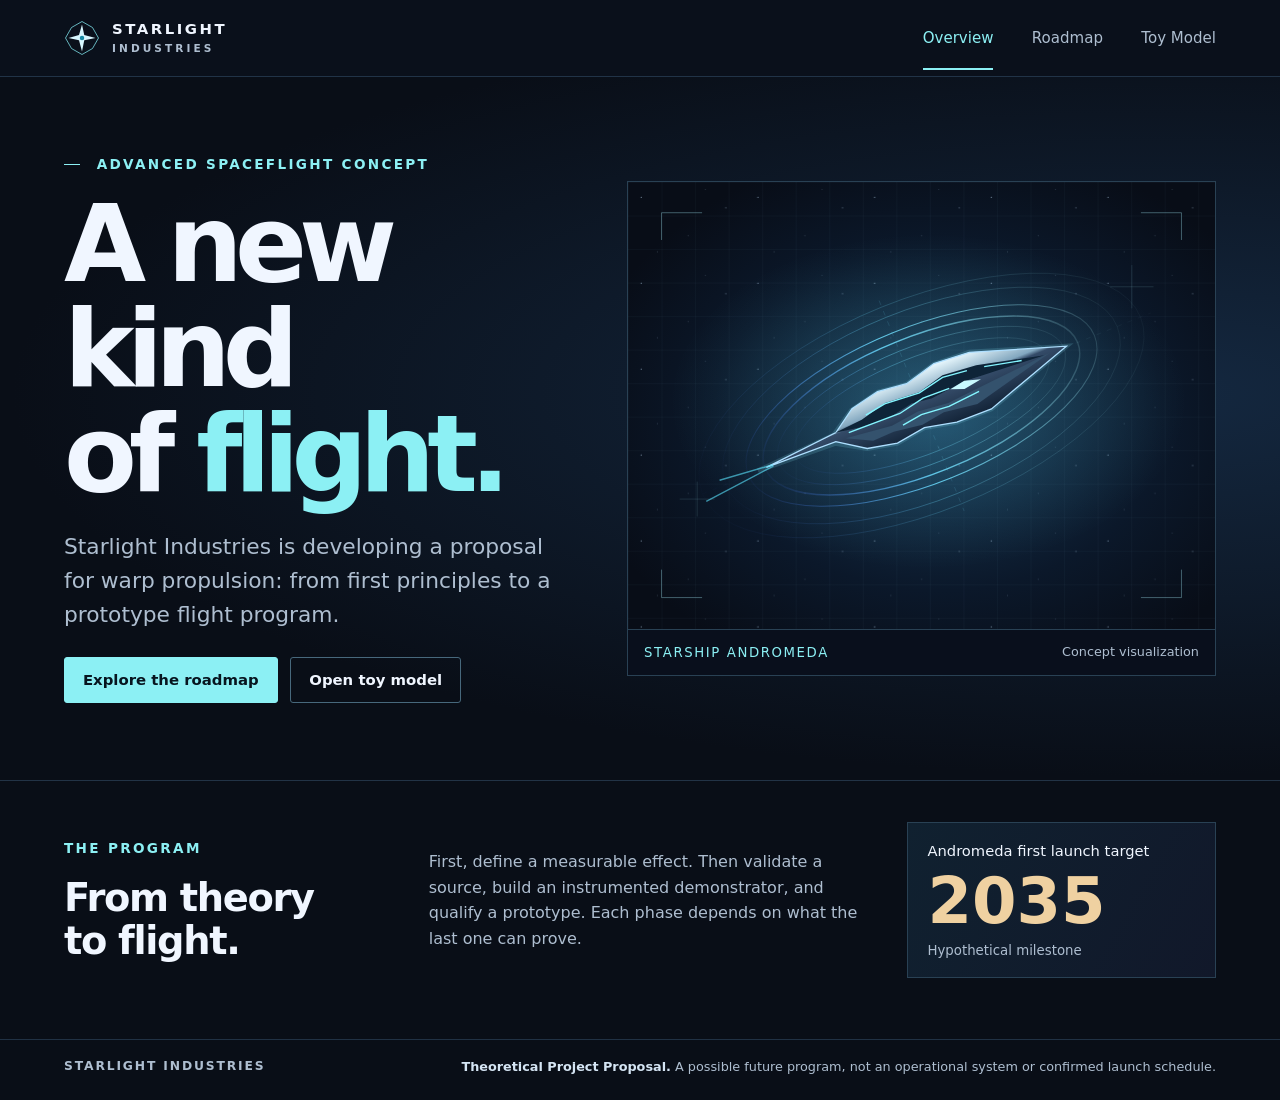
<file: docs/index.html>
<!doctype html><html lang="en"><head><meta charset="utf-8"><meta name="viewport" content="width=device-width, initial-scale=1"><meta name="theme-color" content="#090e17"><meta name="description" content="Starlight Industries, a theoretical project proposal for advanced spaceflight."><title>Overview | Starlight Industries</title><link rel="icon" href="mark.svg"><link rel="stylesheet" href="style.css"></head>
 <body><a class="skip" href="#main">Skip to content</a><header class="sitebar"><div class="frame bar"><a class="brand" href="index.html"><img src="mark.svg" alt="" width="36" height="36"><span>STARLIGHT<small>INDUSTRIES</small></span></a><nav aria-label="Main navigation"><a href="index.html" aria-current="page">Overview</a><a href="roadmap.html">Roadmap</a><a href="toy.html">Toy Model</a></nav></div></header><main id="main">
<section class="hero"><div class="frame hero-grid"><div class="hero-copy"><p class="eyebrow"><span></span> Advanced spaceflight concept</p><h1>A new kind<br>of <em>flight.</em></h1><p class="lede">Starlight Industries is developing a proposal for warp propulsion: from first principles to a prototype flight program.</p><div class="actions"><a class="button" href="roadmap.html">Explore the roadmap</a><a class="button secondary" href="toy.html">Open toy model</a></div></div><figure class="hero-art"><img src="andromeda.svg" alt="Concept illustration of a slender spacecraft suspended inside blue field contours"><figcaption><span>STARSHIP ANDROMEDA</span><small>Concept visualization</small></figcaption></figure></div></section>
<section class="frame band"><div class="band-label"><p class="eyebrow">The program</p><h2>From theory<br>to flight.</h2></div><p>First, define a measurable effect. Then validate a source, build an instrumented demonstrator, and qualify a prototype. Each phase depends on what the last one can prove.</p><a class="date-panel" href="roadmap.html#andromeda"><span>Andromeda first launch target</span><strong>2035</strong><small>Hypothetical milestone</small></a></section></main><footer><div class="frame bottom"><span class="small-brand">STARLIGHT INDUSTRIES</span><small><strong>Theoretical Project Proposal.</strong> A possible future program, not an operational system or confirmed launch schedule.</small></div></footer></body></html>
</file>
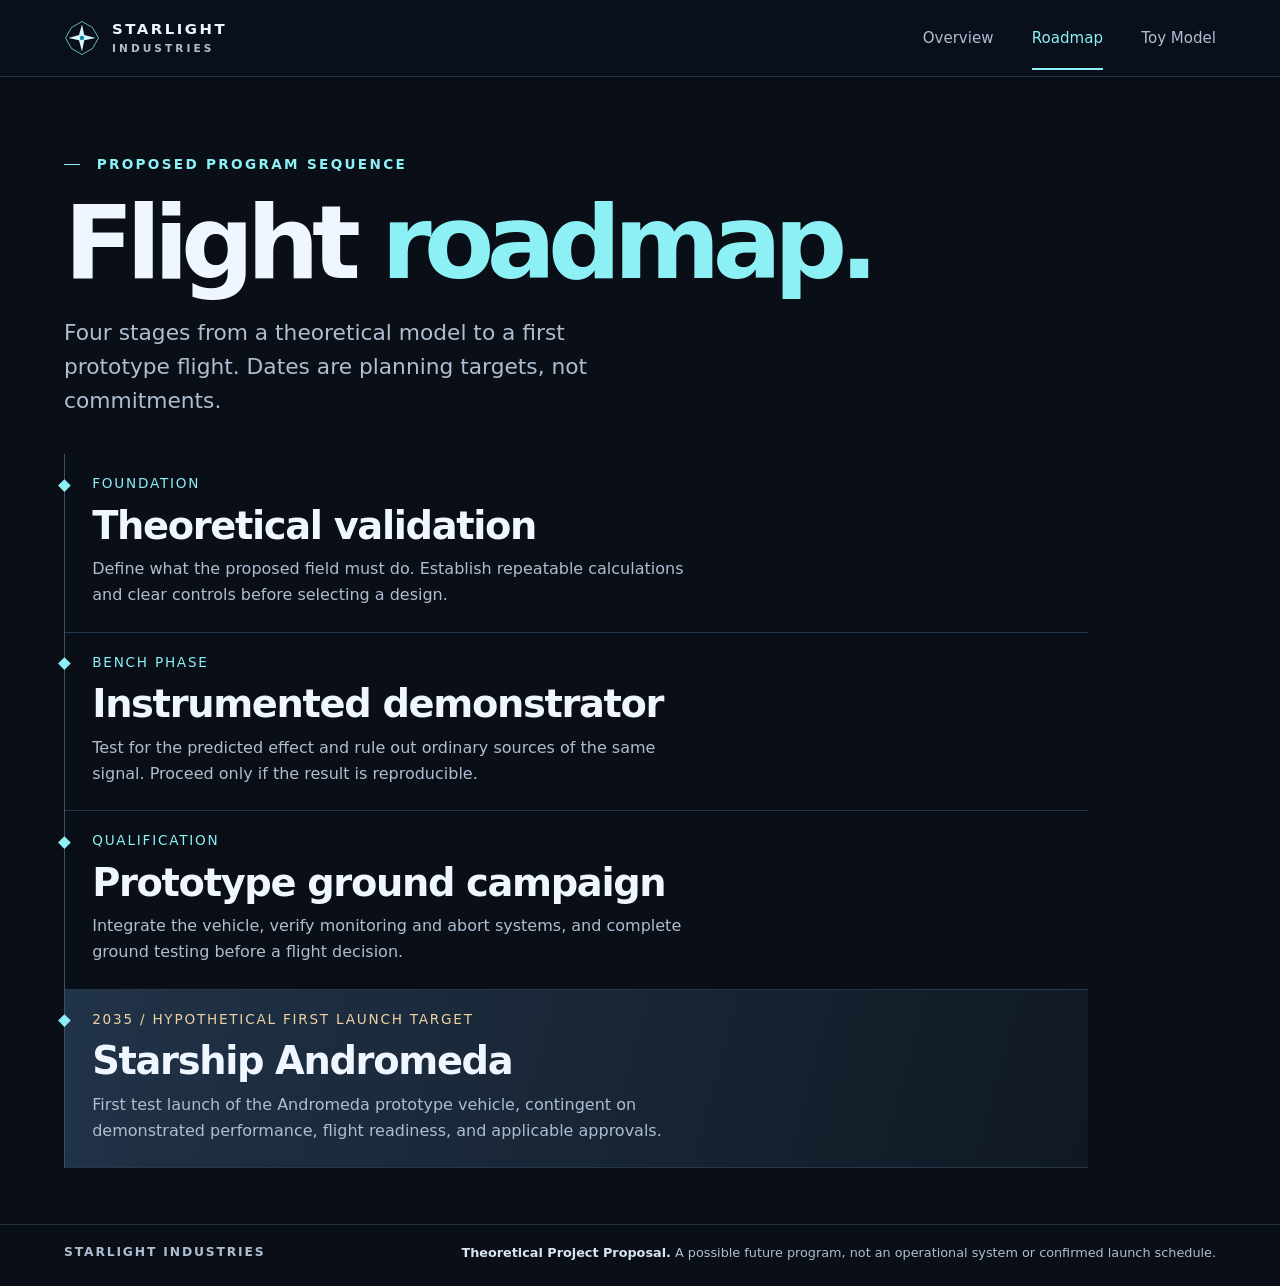
<file: docs/roadmap.html>
<!doctype html><html lang="en"><head><meta charset="utf-8"><meta name="viewport" content="width=device-width, initial-scale=1"><meta name="theme-color" content="#090e17"><meta name="description" content="Starlight Industries, a theoretical project proposal for advanced spaceflight."><title>Roadmap | Starlight Industries</title><link rel="icon" href="mark.svg"><link rel="stylesheet" href="style.css"></head>
 <body><a class="skip" href="#main">Skip to content</a><header class="sitebar"><div class="frame bar"><a class="brand" href="index.html"><img src="mark.svg" alt="" width="36" height="36"><span>STARLIGHT<small>INDUSTRIES</small></span></a><nav aria-label="Main navigation"><a href="index.html">Overview</a><a href="roadmap.html" aria-current="page">Roadmap</a><a href="toy.html">Toy Model</a></nav></div></header><main id="main">
<section class="frame inner"><p class="eyebrow"><span></span> Proposed program sequence</p><h1>Flight <em>roadmap.</em></h1><p class="lede">Four stages from a theoretical model to a first prototype flight. Dates are planning targets, not commitments.</p>
<div class="road"><div><span>Foundation</span><h2>Theoretical validation</h2><p>Define what the proposed field must do. Establish repeatable calculations and clear controls before selecting a design.</p></div><div><span>Bench phase</span><h2>Instrumented demonstrator</h2><p>Test for the predicted effect and rule out ordinary sources of the same signal. Proceed only if the result is reproducible.</p></div><div><span>Qualification</span><h2>Prototype ground campaign</h2><p>Integrate the vehicle, verify monitoring and abort systems, and complete ground testing before a flight decision.</p></div><div class="milestone" id="andromeda"><span>2035 / Hypothetical first launch target</span><h2>Starship Andromeda</h2><p>First test launch of the Andromeda prototype vehicle, contingent on demonstrated performance, flight readiness, and applicable approvals.</p></div></div>
</section></main><footer><div class="frame bottom"><span class="small-brand">STARLIGHT INDUSTRIES</span><small><strong>Theoretical Project Proposal.</strong> A possible future program, not an operational system or confirmed launch schedule.</small></div></footer></body></html>
</file>
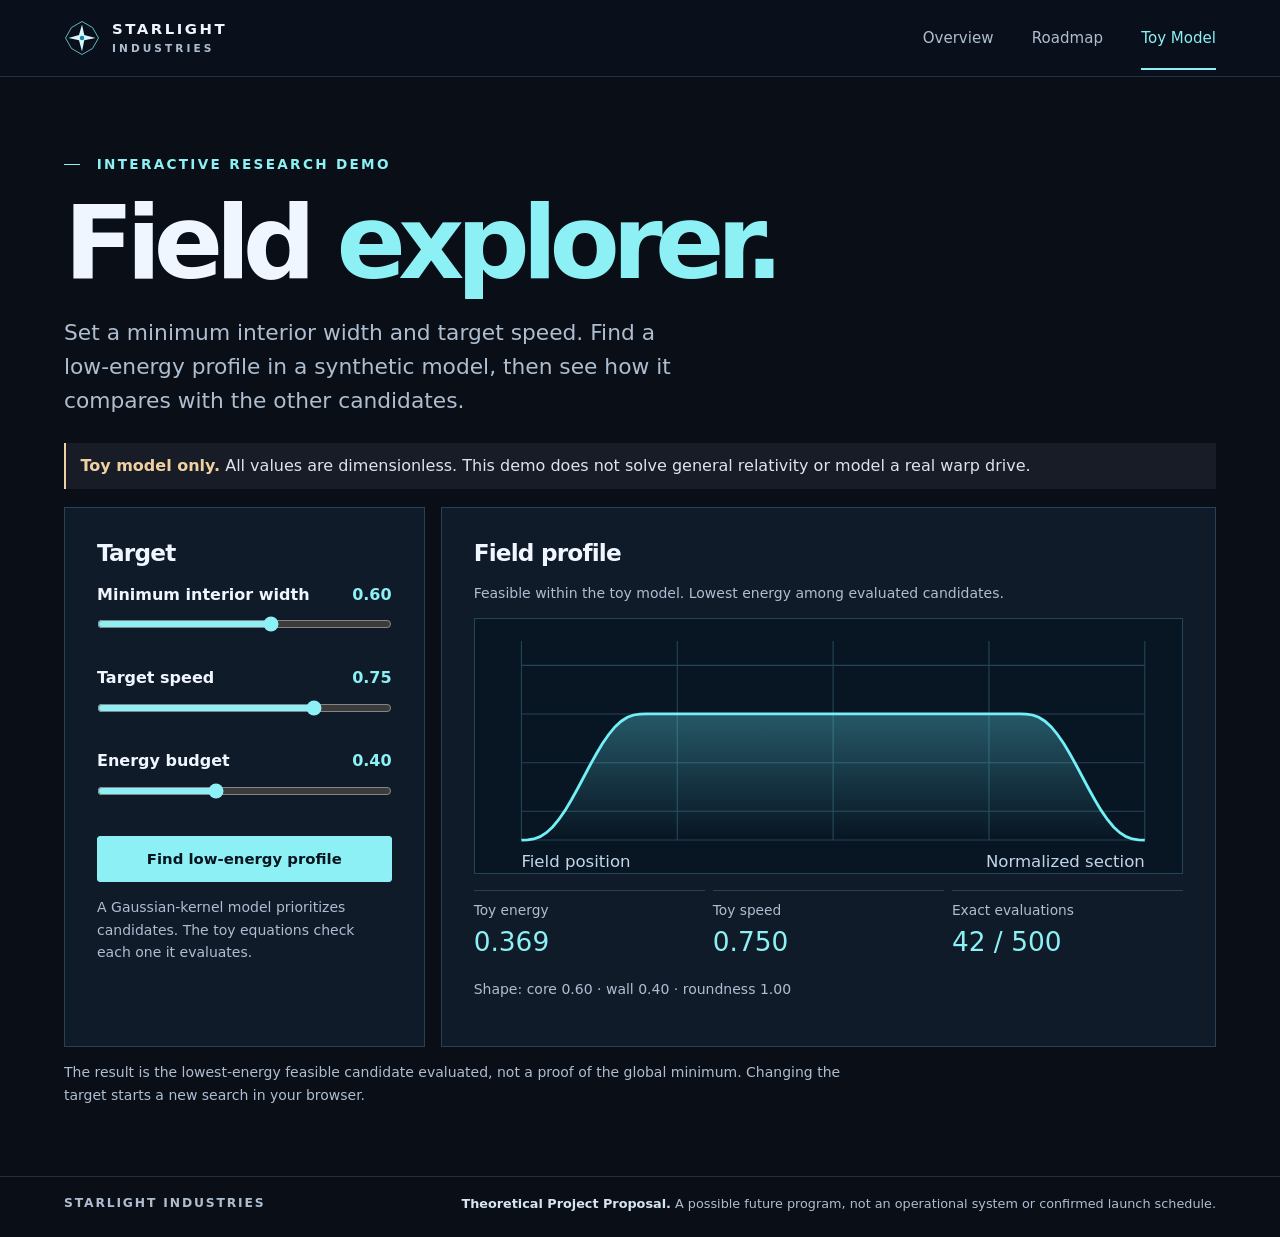
<file: docs/toy.html>
<!doctype html><html lang="en"><head><meta charset="utf-8"><meta name="viewport" content="width=device-width, initial-scale=1"><meta name="theme-color" content="#090e17"><meta name="description" content="Starlight Industries, a theoretical project proposal for advanced spaceflight."><title>Toy Model | Starlight Industries</title><link rel="icon" href="mark.svg"><link rel="stylesheet" href="style.css"></head>
 <body><a class="skip" href="#main">Skip to content</a><header class="sitebar"><div class="frame bar"><a class="brand" href="index.html"><img src="mark.svg" alt="" width="36" height="36"><span>STARLIGHT<small>INDUSTRIES</small></span></a><nav aria-label="Main navigation"><a href="index.html">Overview</a><a href="roadmap.html">Roadmap</a><a href="toy.html" aria-current="page">Toy Model</a></nav></div></header><main id="main">
<section class="frame inner"><p class="eyebrow"><span></span> Interactive research demo</p><h1>Field <em>explorer.</em></h1><p class="lede">Set a minimum interior width and target speed. Find a low-energy profile in a synthetic model, then see how it compares with the other candidates.</p>
<div class="notice" id="toy-disclaimer"><strong>Toy model only.</strong> All values are dimensionless. This demo does not solve general relativity or model a real warp drive.</div>
<div class="laboratory"><form id="controls" class="panel" aria-describedby="toy-disclaimer"><h2>Target</h2>
<label for="size">Minimum interior width <output id="size-value" for="size">0.60</output></label><input id="size" name="size" type="range" min="0.01" max="1" step=".01" value=".6">
<label for="speed">Target speed <output id="speed-value" for="speed">0.75</output></label><input id="speed" name="speed" type="range" min="0" max="1" step=".01" value=".75">
<label for="budget">Energy budget <output id="budget-value" for="budget">0.40</output></label><input id="budget" name="budget" type="range" min="0" max="1" step=".01" value=".4">
<button class="button" type="submit">Find low-energy profile</button><p class="hint">A Gaussian-kernel model prioritizes candidates. The toy equations check each one it evaluates.</p></form>
<section class="panel results" aria-labelledby="result-title"><h2 id="result-title">Field profile</h2><p id="status" role="status">Ready to evaluate.</p><svg id="plot" viewBox="0 0 640 230" role="img" aria-label="Synthetic field profile through a horizontal section"><defs><linearGradient id="trace-fill" x2="0" y2="1"><stop stop-color="#65e7fa" stop-opacity=".32"/><stop offset="1" stop-color="#65e7fa" stop-opacity="0"/></linearGradient></defs><path class="gridlines" d="M42 42H606M42 86H606M42 130H606M42 174H606M42 200H606M42 20V200M183 20V200M324 20V200M465 20V200M606 20V200"/><path id="area" fill="url(#trace-fill)"/><path id="trace" fill="none" stroke="#72f0f7" stroke-width="2.8" vector-effect="non-scaling-stroke"/><text x="42" y="224">Field position</text><text x="606" y="224" text-anchor="end">Normalized section</text></svg>
<dl class="readout"><div><dt>Toy energy</dt><dd id="energy">–</dd></div><div><dt>Toy speed</dt><dd id="result-speed">–</dd></div><div><dt>Exact evaluations</dt><dd id="evaluated">–</dd></div></dl><p class="hint" id="shape"></p></section></div>
<p class="hint method">The result is the lowest-energy feasible candidate evaluated, not a proof of the global minimum. Changing the target starts a new search in your browser.</p></section></main><footer><div class="frame bottom"><span class="small-brand">STARLIGHT INDUSTRIES</span><small><strong>Theoretical Project Proposal.</strong> A possible future program, not an operational system or confirmed launch schedule.</small></div></footer><script src="toy.js" defer></script><script src="interface.js" defer></script></body></html>
</file>
<file: docs/style.css>
:root{color-scheme:dark;--bg:#090e17;--surface:#101b2a;--line:#294154;--text:#f0f6ff;--muted:#aebed0;--aqua:#8cf0f4;--gold:#efd1a1;--margin:clamp(1.15rem,5vw,4.8rem)}*{box-sizing:border-box}html{scroll-behavior:smooth}body{margin:0;background:var(--bg);color:var(--text);font:1rem/1.6 system-ui,-apple-system,BlinkMacSystemFont,"Segoe UI",sans-serif;min-height:100vh;display:flex;flex-direction:column}main{flex:1}a{color:inherit;text-decoration:none}a:hover{color:var(--aqua)}:focus-visible{outline:2px solid var(--aqua);outline-offset:5px}.frame{width:min(calc(100% - 2*var(--margin)),1320px);margin:auto}.sitebar{border-bottom:1px solid #213347;background:#0a101b}.bar{display:flex;justify-content:space-between;align-items:center;min-height:76px;gap:1rem}.brand{display:flex;align-items:center;gap:.75rem;font-weight:750;letter-spacing:.17em;font-size:.93rem;line-height:1.04;white-space:nowrap}.brand small{display:block;font-size:.66rem;letter-spacing:.29em;color:var(--muted);margin-top:.32rem}.bar nav{display:flex;gap:clamp(.85rem,3vw,2.75rem);font-size:.94rem}.bar nav a{display:flex;align-items:center;min-height:64px;position:relative;color:var(--muted);white-space:nowrap}.bar nav a:hover,.bar nav [aria-current]{color:var(--aqua)}.bar nav [aria-current]:after{content:"";position:absolute;height:2px;left:0;right:0;bottom:0;background:var(--aqua)}.skip{position:absolute;transform:translateY(-140%);z-index:10;background:var(--surface);padding:.5rem}.skip:focus{transform:none}.hero{overflow:hidden;background:radial-gradient(ellipse at 90% 45%,#142840,transparent 70%);border-bottom:1px solid #223346}.hero-grid{display:grid;grid-template-columns:1fr 1.18fr;gap:clamp(1rem,5vw,5rem);align-items:center;padding:clamp(2.6rem,6vw,6rem) 0}.eyebrow{font-size:.85rem;letter-spacing:.17em;text-transform:uppercase;color:var(--aqua);font-weight:680;margin:0 0 1rem}.eyebrow span{display:inline-block;width:1rem;height:1px;background:var(--aqua);margin:0 .6rem .22rem 0}.hero h1,.inner h1{font-weight:615;line-height:.99;letter-spacing:-.075em;font-size:clamp(4rem,8.3vw,8.6rem);margin:0 0 1.45rem}.hero h1 em,.inner h1 em{font-style:normal;color:var(--aqua)}.lede{color:var(--muted);font-size:clamp(1.1rem,1.7vw,1.4rem);max-width:38rem;line-height:1.55;margin:0 0 1.6rem}.actions{display:flex;gap:.8rem;flex-wrap:wrap}.button{display:inline-flex;align-items:center;justify-content:center;min-height:46px;padding:.63rem 1.12rem;border:1px solid var(--aqua);background:var(--aqua);color:#07151f;font:700 .93rem/1.4 system-ui;border-radius:3px;cursor:pointer}.button:hover{background:#b1fbff;color:#07151f}.button.secondary{color:var(--text);background:transparent;border-color:#47687c}.button.secondary:hover{color:var(--aqua);border-color:var(--aqua)}.hero-art{margin:0;border:1px solid var(--line);background:#090f1c;overflow:hidden}.hero-art img{display:block;width:100%;height:auto}.hero-art figcaption{display:flex;justify-content:space-between;align-items:center;gap:.8rem;padding:.75rem 1rem;color:var(--aqua);border-top:1px solid var(--line);font-size:.83rem;letter-spacing:.12em}.hero-art small{color:var(--muted);font-size:.8rem;letter-spacing:0}.band{display:grid;grid-template-columns:1fr 1.35fr .95fr;gap:clamp(1.2rem,3.1vw,3rem);align-items:center;padding:2.6rem 0 3.8rem}.band h2,.road h2,.panel h2{margin:0;line-height:1.12;letter-spacing:-.035em;font-size:clamp(1.5rem,3vw,2.55rem)}.band>p,.road p{color:var(--muted);max-width:38rem}.date-panel{border:1px solid var(--line);padding:1rem 1.2rem;display:grid;align-content:center;background:linear-gradient(120deg,#102130,#11182a)}.date-panel:hover{border-color:var(--aqua)}.date-panel span{font-size:.92rem;color:var(--text)}.date-panel strong{font-size:clamp(2.6rem,5vw,4.2rem);line-height:1.2;color:var(--gold)}.date-panel small{color:var(--muted)}.inner{padding:clamp(2.7rem,6vw,5.6rem) 0 3.5rem}.inner h1{font-size:clamp(3.3rem,8vw,7rem)}.road{border-left:1px solid #385264;margin-top:2.3rem;max-width:64rem}.road>div{position:relative;padding:1.2rem 1.7rem 1.5rem;border-bottom:1px solid #25384b}.road>div:before{content:"";width:.55rem;height:.55rem;left:-.31rem;top:1.65rem;position:absolute;background:var(--aqua);transform:rotate(45deg)}.road>div span{display:block;margin-bottom:.55rem;color:var(--aqua);font-size:.85rem;letter-spacing:.13em;text-transform:uppercase}.road p{margin:.6rem 0 0}.road .milestone{background:linear-gradient(105deg,#213349,#101923)}.road .milestone span{color:var(--gold)}.notice{border-left:2px solid var(--gold);padding:.65rem .9rem;background:#181c27;color:#dce3ee;margin:1.5rem 0 1.1rem}.notice strong{color:var(--gold)}.laboratory{display:grid;grid-template-columns:minmax(235px,1fr) minmax(0,2.15fr);gap:1rem}.panel{min-width:0;background:var(--surface);border:1px solid var(--line);padding:clamp(1rem,2.6vw,2rem)}.panel h2{font-size:1.45rem;margin-bottom:1rem}.panel label{display:flex;justify-content:space-between;gap:.5rem;margin-top:1rem;font-weight:620}.panel output{color:var(--aqua);font-variant-numeric:tabular-nums}.panel input{width:100%;accent-color:var(--aqua);min-height:34px;margin:0}.panel button{width:100%;margin-top:1.3rem}.hint,#status{color:var(--muted);font-size:.875rem}.results svg{width:100%;height:auto;display:block;background:#081522;border:1px solid #244458}.gridlines{stroke:#244458;stroke-width:1;fill:none}.results text{font:15px system-ui;fill:#c2d6e9}.readout{display:grid;grid-template-columns:repeat(3,minmax(0,1fr));gap:.5rem;margin:1rem 0 0}.readout div{border-top:1px solid var(--line);padding-top:.5rem}.readout dt{color:var(--muted);font-size:.86rem}.readout dd{margin:0;color:var(--aqua);font-variant-numeric:tabular-nums;font-size:clamp(1.05rem,2.2vw,1.65rem)}.method{max-width:50rem}footer{border-top:1px solid #203144;background:#090e17}.bottom{display:flex;gap:1rem;justify-content:space-between;padding:1.1rem 0 1.4rem;color:var(--muted)}.small-brand{font-size:.77rem;font-weight:650;letter-spacing:.15em}.bottom small{font-size:.8rem}.bottom strong{color:#d5e5f4}@media(max-width:790px){.hero-grid,.laboratory{grid-template-columns:1fr}.hero h1 br{display:none}.hero-art{max-width:39rem}.band{grid-template-columns:1fr 1fr}.band>.date-panel{grid-column:1/-1}.bottom{display:grid;gap:.3rem}}@media(max-width:460px){.bar{flex-direction:column;align-items:flex-start;gap:0;padding-top:.75rem}.bar nav{gap:1.32rem}.bar nav a{min-height:48px}.brand img{width:28px;height:28px}.hero h1{font-size:3.45rem}.hero-grid{padding-top:2.4rem}.hero-art figcaption{flex-wrap:wrap;gap:.2rem}.band{grid-template-columns:1fr}.band>p{margin:0}.readout dt{font-size:.78rem}}@media(prefers-reduced-motion:reduce){html{scroll-behavior:auto}}
</file>
